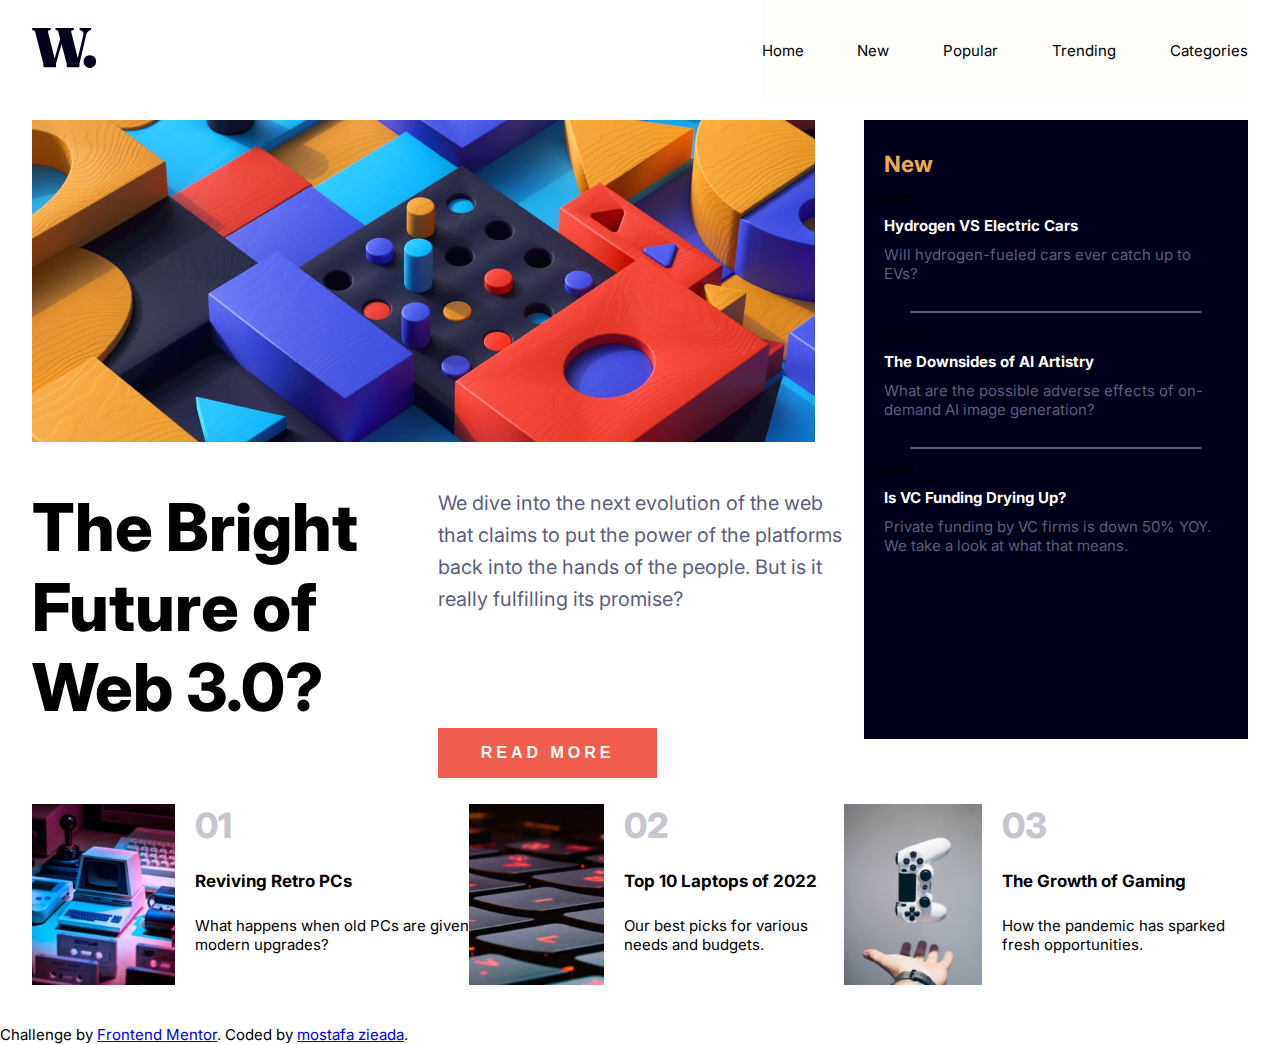
<file: project/index.html>
<!DOCTYPE html>
<html lang="en">

<head>
    <meta charset="UTF-8">
    <meta http-equiv="X-UA-Compatible" content="IE=edge">
    <meta name="viewport" content="width=device-width, initial-scale=1.0">
    <title>Frontend Mentor | News homepage</title>

    <link rel="icon" type="image/png" sizes="32x32" href="./assets/images/favicon-32x32.png">

    <link rel="stylesheet" href="../project/News_homepage.css">

    <link rel="preconnect" href="https://fonts.googleapis.com">
    <link rel="preconnect" href="https://fonts.gstatic.com" crossorigin>
    <link href="https://fonts.googleapis.com/css2?family=Inter:wght@400;700;800&display=swap" rel="stylesheet">
</head>

<body>
    <header>
        <div class="container">
            <div class="logo"><svg width="65" height="40" xmlns="http://www.w3.org/2000/svg">
                    <path
                        d="M23.016 39.2c.317 0 .574-.093.77-.28.196-.187.294-.457.294-.812v-1.82c0-.448.033-.84.098-1.176.065-.336.145-.663.238-.98l5.09-18.122 4.822 18.57c.112.384.193.682.243.895l.023.099c.047.215.07.453.07.714v1.82c0 .355.098.625.294.812.196.187.453.28.77.28h10.696c.299 0 .55-.093.756-.28.205-.187.308-.457.308-.812v-1.82c0-.373.023-.705.07-.994.047-.29.135-.677.266-1.162L54.04 7.224c.299-1.25.765-2.254 1.4-3.01.635-.756 1.363-1.311 2.184-1.666l.672-.308c.336-.168.574-.331.714-.49.14-.159.21-.369.21-.63 0-.336-.117-.607-.35-.812C58.637.103 58.287 0 57.82 0h-8.904c-.467 0-.817.103-1.05.308-.233.205-.35.476-.35.812 0 .261.06.471.182.63.121.159.313.303.574.434l.616.224c1.12.41 1.871.999 2.254 1.764s.453 1.661.21 2.688l-5.535 23.486-6.477-25.81c-.133-.58-.17-1.018-.11-1.31l.026-.104c.093-.29.317-.49.672-.602l1.232-.336c.299-.112.518-.257.658-.434a.986.986 0 0 0 .21-.63c0-.355-.112-.63-.336-.826C41.468.098 41.122 0 40.656 0H24.78c-.448 0-.789.098-1.022.294-.233.196-.35.471-.35.826 0 .224.06.415.182.574.121.159.322.294.602.406l1.176.42c.261.093.462.243.602.448.14.205.294.607.462 1.204l1.751 6.742-5.553 19.475L16.128 4.48c-.147-.49-.194-.898-.14-1.223l.028-.135c.093-.345.327-.574.7-.686l1.456-.336c.504-.168.756-.504.756-1.008 0-.336-.112-.602-.336-.798C18.368.098 18.022 0 17.556 0H1.344C.896 0 .56.098.336.294.112.49 0 .756 0 1.092c0 .224.056.434.168.63.112.196.29.35.532.462l1.232.392c.355.13.625.308.812.532.187.224.345.579.476 1.064l7.84 30.408c.112.43.191.751.238.966.047.215.07.462.07.742v1.82c0 .355.103.625.308.812.205.187.467.28.784.28h10.556Zm34.804.7c1.195 0 2.263-.29 3.206-.868a6.338 6.338 0 0 0 2.24-2.338c.55-.98.826-2.04.826-3.178 0-1.157-.275-2.212-.826-3.164a6.325 6.325 0 0 0-2.24-2.282c-.943-.57-2.011-.854-3.206-.854-1.157 0-2.207.285-3.15.854a6.325 6.325 0 0 0-2.24 2.282c-.55.952-.826 2.007-.826 3.164 0 1.139.275 2.198.826 3.178.55.98 1.297 1.76 2.24 2.338.943.579 1.993.868 3.15.868Z"
                        fill="#00001A" />
                </svg>
            </div>
            <div class="barse">
                <svg width="40" height="17" xmlns="http://www.w3.org/2000/svg">
                    <g fill="#00001A" fill-rule="evenodd">
                        <path d="M0 0h40v3H0zM0 7h40v3H0zM0 14h40v3H0z" />
                        <path d="M0 0h40v3H0z" />
                    </g>
                </svg>
            </div>
            <div class="nave-bar">
                <div class="close">
                    <svg width="32" height="31" xmlns="http://www.w3.org/2000/svg">
                        <g fill="#00001A" fill-rule="evenodd">
                            <path d="m2.919.297 28.284 28.284-2.122 2.122L.797 2.419z" />
                            <path d="M.797 28.581 29.081.297l2.122 2.122L2.919 30.703z" />
                        </g>
                    </svg>

                </div>
                <ul>
                    <li>Home</li>
                    <li>New</li>
                    <li>Popular</li>
                    <li>Trending</li>
                    <li>Categories</li>
                </ul>
            </div>

        </div>
    </header>
    <div class="section">
        <div class="first">
            <div class="image">
                <img src="../images/image-web-3-mobile.jpg" alt="">
                <img src="../images/image-web-3-desktop.jpg" alt="zzzzzzz">
            </div>
            <div class="text">
                <h1> The Bright <br> Future of Web 3.0? </h1>
                <p>
                    We dive into the next evolution of the web that claims to put the power of the platforms back into
                    the hands of the people.
                    But is it really fulfilling its promise?
                </p>
                <button> Read more </button>
            </div>
        </div>
        <div class="second">
            <h2>New</h2>
            <div>asdas
                <p> Hydrogen VS Electric Cars</p>
                <span> Will hydrogen-fueled cars ever catch up to EVs?</span>
            </div>
            <div>asdsda
                <p> The Downsides of AI Artistry</p>
                <span> What are the possible adverse effects of on-demand AI image generation?</span>
            </div>
            <div>asdsa
                <p> Is VC Funding Drying Up?</p>
                <span> Private funding by VC firms is down 50% YOY. We take a look at what that means.</span>
            </div>
        </div>
        <div class="third">
            <div>
                <div class="image">
                    <img src="../images/image-retro-pcs.jpg" alt="Retro">
                </div>
                <div class="text">
                    <h1> 01
                    </h1>
                    <h4> Reviving Retro PCs
                    </h4>
                    <p> What happens when old PCs are given modern upgrades?
                    </p>
                </div>
            </div>
            <div>
                <div class="image">
                    <img src="../images/image-top-laptops.jpg" alt="">
                </div>
                <div class="text">
                    <h1> 02
                    </h1>
                    <h4> Top 10 Laptops of 2022
                    </h4>
                    <p> Our best picks for various needs and budgets.
                    </p>
                </div>
            </div>
            <div>
                <div class="image">
                    <img src="../images/image-gaming-growth.jpg" alt="">
                </div>
                <div class="text">
                    <h1> 03
                    </h1>
                    <h4> The Growth of Gaming
                    </h4>
                    <p> How the pandemic has sparked fresh opportunities.
                    </p>
                </div>
            </div>

        </div>
    </div>

    <div class="attribution">
        Challenge by <a href="https://www.frontendmentor.io?ref=challenge" target="_blank">Frontend Mentor</a>.
        Coded by <a href="https://github.com/mostafazieada">mostafa zieada</a>.
    </div>

    <script src="../project/News_homepage.js"></script>
</body>


</html>
</file>
<file: project/News_homepage.css>
* {
    margin: 0;
    padding: 0;
    box-sizing: border-box;
}

body {
    font-family: 'Inter', sans-serif;
    font-size: 15px;
    height: 100vh;
    width: 100%;
}

:root {
    --SoftOrange: hsl(35, 77%, 62%);
    --SoftRed: hsl(5, 85%, 63%);


    --Off-white: hsl(36, 100%, 99%);
    --GrayishBlue: hsl(233, 8%, 79%);
    --DarkGrayishBlue: hsl(236, 13%, 42%);
    --VeryDarkBlue: hsl(240, 100%, 5%);

}

.container {
    width: 95%;
}

/*===============globals=====================*/
/*===============start header=====================*/


header {
    width: 100%;
    height: 75px;
}

header .container {
    height: 100%;
    margin: auto;
    display: flex;
    justify-content: space-between;
    align-items: center;
    position: relative;
    overflow: hidden;
}

header .container .nave-bar {
    position: fixed;
    background-color: var(--Off-white);
    width: 60%;
    height: 100%;
    right: -100%;
    top: 0;
    transition: 0.4s;
    z-index: 200;
}

.over-lay {
    width: 100%;
    height: 100%;
    position: fixed;
    top: 0;
    left: 0;
    z-index: 100;
    background-color: rgb(0, 0, 0, 0.5);

}

header .container .nave-bar .close {
    position: absolute;
    right: 10%;
    top: 20px;
}

header .container .nave-bar ul {
    list-style-type: none;
    margin: 50% 20px;
}

header .container .nave-bar ul li {
    margin: 25px 0 0 0;
}



@media (min-width:376px) {
    .header {
        height: 90px;
    }

    header .container {
        height: 100px;
    }

    header .container .nave-bar {

        position: absolute;
        width: 40%;
        height: 100%;
        top: 0;
        right: 0;

    }

    header .container .nave-bar ul {

        margin: 0;
        width: 100%;
        height: 100%;
        display: flex;
        justify-content: space-between;
        align-items: center;
    }

    header .container .nave-bar ul li {
        margin: 0;
        height: fit-content;
    }

    header .container .nave-bar li:hover {
        color: var(--SoftOrange);
        cursor: pointer;
    }

    .close,
    .barse {
        display: none;
    }
}

/*===============end header=====================*/

/*===============start section=====================*/
/*===============start first=====================*/
.section {
    width: 95%;
    margin: auto;
    margin-top: 20px;
}

.section div {
    margin-top: 25px;
}

.section .first {
    width: 100%;
}

.section .image {
    width: 100%;
}

.section .first .image img:first-child {
    max-width: 100%;
    object-fit: cover;
}

.section .first .image img:last-child {
    display: none;
}

.section .first .text * {
    margin-top: 20px;
}

.section .first .text h1 {
    font-weight: 800;
}

.section .first .text p {
    color: var(--DarkGrayishBlue);
    line-height: 25px;
}

.section .first .text button {
    width: 54%;
    height: 50px;
    letter-spacing: 4px;
    display: block;
    background-color: var(--SoftRed);
    font-weight: bolder;
    text-transform: uppercase;
    font-size: 1rem;
    color: var(--Off-white);
    border: none;
}

.section .first .text button:hover {
    cursor: pointer;
    background-color: var(--VeryDarkBlue);
}

@media (min-width:376px) {
    .section {
        display: grid;
        grid-template-areas:
            "first first  second"
            "first first  second"
            "first first  second"
            "third third  third"
        ;
        column-gap: 20px;
    }

    .section .first {
        grid-area: first;
        margin-top: 0;
    }

    .section .first .text {
        height: 50%;
        display: grid;
        grid-template-columns: repeat(2, 50%);
        grid-template-rows: 75% 25%;
    }

    .section .first .text h1 {
        font-size: 66px;

        grid-area: 1/1/3/2;
    }

    .section .first .text p {

        font-size: 20px;
        line-height: 32px;

        grid-area: 1/2/1/3;

    }

    .section .first .image {
        width: 100%;
        height: 50%;
    }

    .section .first .image img:last-child {
        max-width: 100%;
        max-height: 100%;
        object-fit: cover;
        display: block;
    }

    .section .first .image img:first-child {
        display: none;
    }


    .section .second {
        grid-area: second;
    }

    .section .third {
        grid-area: third;
        display: flex;
    }

    .section .third .text {
        padding-left: 20px;
    }

    .section .third h1 {
        font-size: 35px;
    }

    .section .third h4 {
        font-size: 20px;
    }

    .section .third p {
        font-size: 15px;
    }
}

/*===============end first=====================*/

/*===============start second=====================*/
.section .second {
    background-color: var(--VeryDarkBlue);
}

.section .second * {
    margin: 10px;
}

.section .second div {
    position: relative;
    padding-bottom: 20px;
}

.section .second div:not(:last-child)::after {
    content: "";
    position: absolute;
    width: 80%;
    height: 2px;
    left: 50%;
    bottom: 0;
    transform: translatex(-50%);
    background-color: var(--DarkGrayishBlue);

}

.section .second h2 {
    padding: 20px 0 0 10px;
    color: var(--SoftOrange);
}

.section .second p {
    font-weight: 700;
    color: var(--Off-white);
}

.section .second p:hover {
    color: var(--SoftOrange);
    cursor: pointer;
}

.section .second span {
    color: var(--DarkGrayishBlue);
    display: block;
}

/*===============end second=====================*/

/*===============start third=====================*/
.third {
    /* margin-top: 40px; */
}

.third div {
    margin: 20px 0 20px 0;
    display: flex;
}

.third div .image {
    background-color: red;
    width: 160px;
}

.third div .image img {
    max-width: 100%;
    object-fit: cover;
    display: flex;
}

.third div .text {
    width: 75%;
    display: flex;
    flex-direction: column;
    justify-content: flex-start;
    padding-left: 20px;
}

.third div .text h1 {
    font-weight: 800;
    font-size: 35px;
    color: var(--GrayishBlue);
}

.third div .text h4 {
    font-weight: 700;
    font-size: 17px;
    margin: 25px 0 25px 0;
}

.third div .text h4:hover {
    color: var(--SoftRed);
    cursor: pointer;
}


/*===============end third=====================*/



/*===============end section=====================*/
</file>
